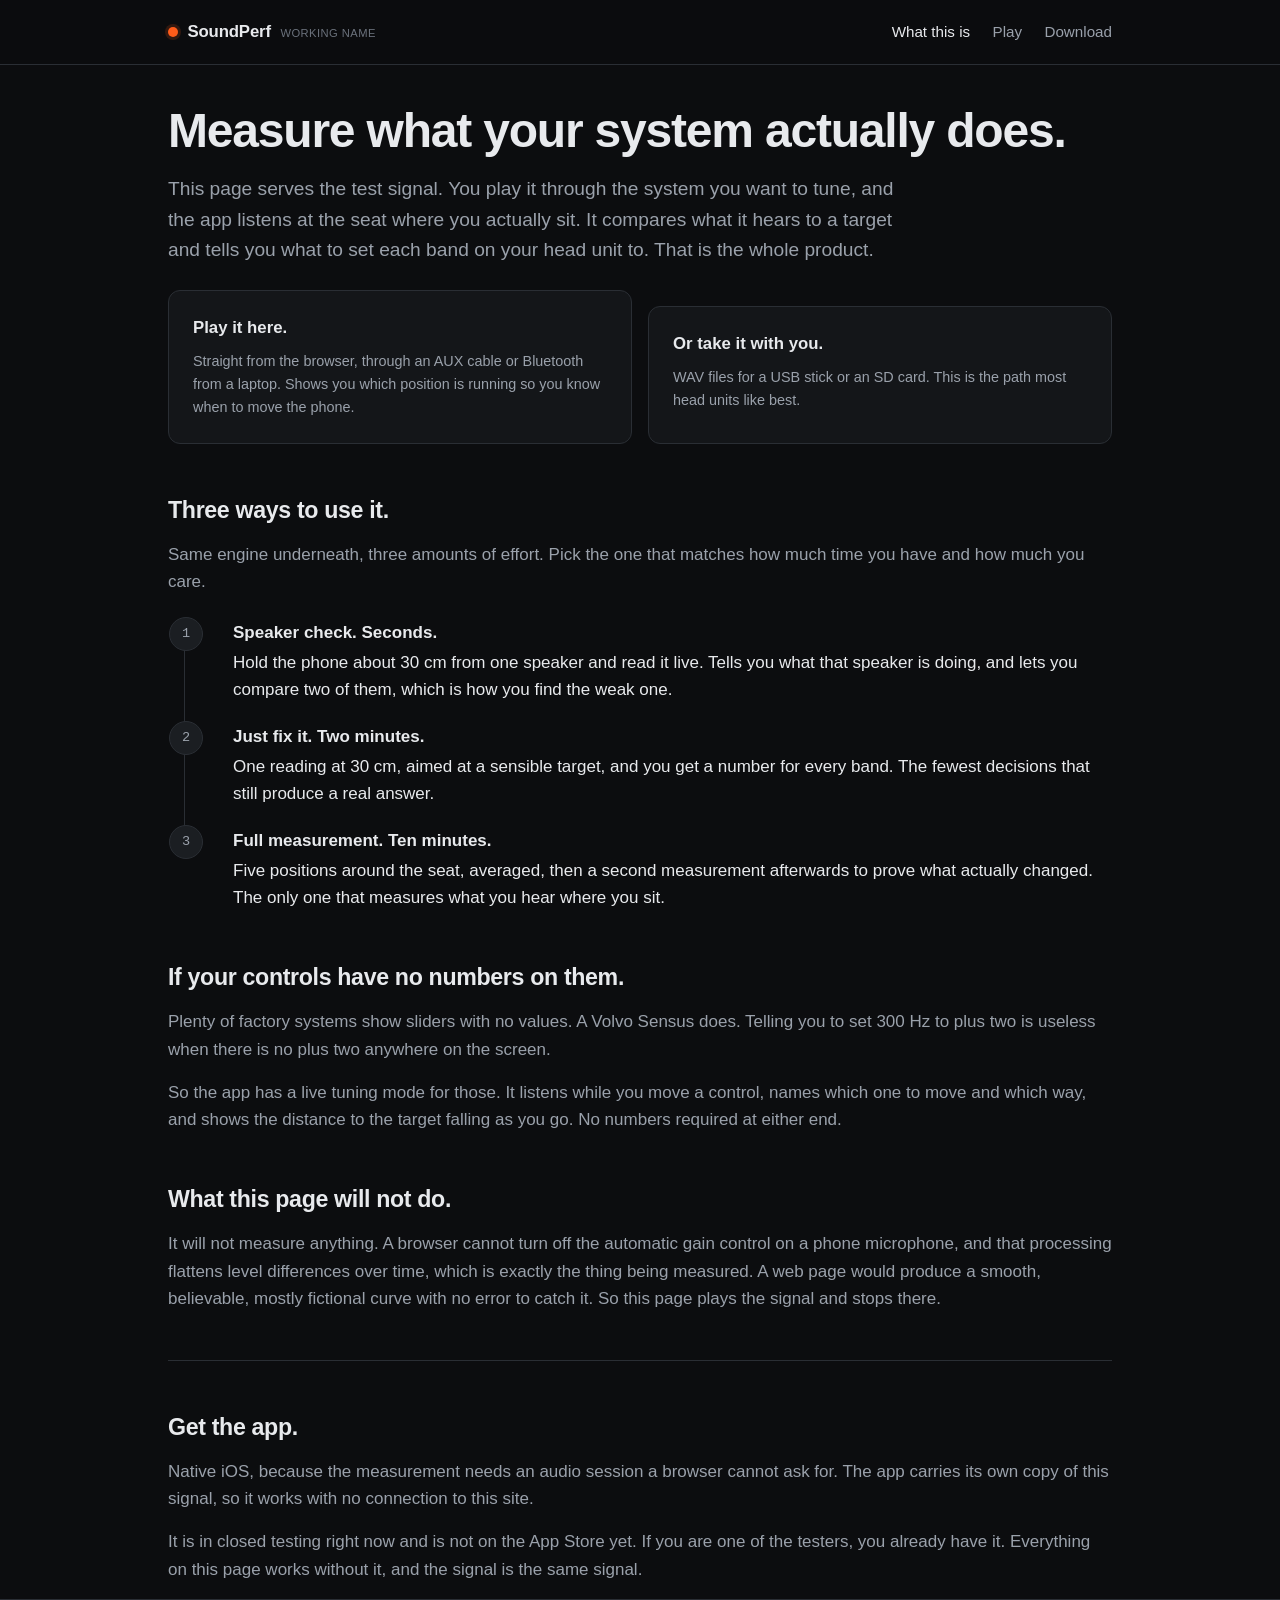
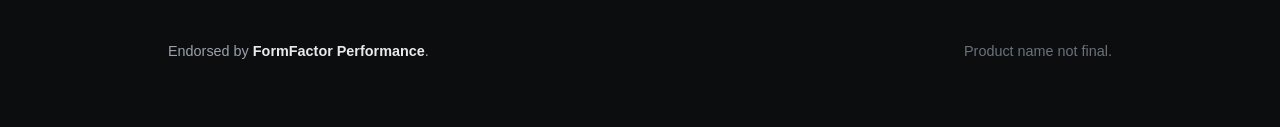
<file: index.html>
<!doctype html>
<html lang="en">
<head>
<meta charset="utf-8">
<meta name="viewport" content="width=device-width, initial-scale=1">
<title>SoundPerf. Test signal for car and room tuning.</title>
<meta name="description" content="The test signal for measuring a sound system at the listening position. Play it in the browser or put it on a USB stick. The app does the measuring.">
<link rel="stylesheet" href="assets/styles.css">
</head>
<body>

<header class="site">
  <div class="wrap">
    <a class="brand" href="index.html"><span class="mark"></span>SoundPerf<span class="provisional">working name</span></a>
    <nav class="site">
      <a href="index.html" class="current">What this is</a>
      <a href="play.html">Play</a>
      <a href="download.html">Download</a>
    </nav>
  </div>
</header>

<main class="wrap">

  <h1>Measure what your system actually does.</h1>
  <p class="lead">
    This page serves the test signal. You play it through the system you want to tune, and the app
    listens at the seat where you actually sit. It compares what it hears to a target and tells you
    what to set each band on your head unit to. That is the whole product.
  </p>

  <div class="grid2">
    <a class="panel" href="play.html" style="color: inherit;">
      <h3 style="margin-top:0">Play it here.</h3>
      <p class="muted small" style="margin:0">
        Straight from the browser, through an AUX cable or Bluetooth from a laptop. Shows you which
        position is running so you know when to move the phone.
      </p>
    </a>
    <a class="panel" href="download.html" style="color: inherit;">
      <h3 style="margin-top:0">Or take it with you.</h3>
      <p class="muted small" style="margin:0">
        WAV files for a USB stick or an SD card. This is the path most head units like best.
      </p>
    </a>
  </div>

  <h2>Three ways to use it.</h2>
  <p class="muted">
    Same engine underneath, three amounts of effort. Pick the one that matches how much time you
    have and how much you care.
  </p>
  <ol class="steps">
    <li>
      <strong>Speaker check. Seconds.</strong>
      Hold the phone about 30 cm from one speaker and read it live. Tells you what that speaker is
      doing, and lets you compare two of them, which is how you find the weak one.
    </li>
    <li>
      <strong>Just fix it. Two minutes.</strong>
      One reading at 30 cm, aimed at a sensible target, and you get a number for every band. The
      fewest decisions that still produce a real answer.
    </li>
    <li>
      <strong>Full measurement. Ten minutes.</strong>
      Five positions around the seat, averaged, then a second measurement afterwards to prove what
      actually changed. The only one that measures what you hear where you sit.
    </li>
  </ol>

  <h2>If your controls have no numbers on them.</h2>
  <p class="muted">
    Plenty of factory systems show sliders with no values. A Volvo Sensus does. Telling you to set
    300 Hz to plus two is useless when there is no plus two anywhere on the screen.
  </p>
  <p class="muted">
    So the app has a live tuning mode for those. It listens while you move a control, names which
    one to move and which way, and shows the distance to the target falling as you go. No numbers
    required at either end.
  </p>

  <h2>What this page will not do.</h2>
  <p class="muted">
    It will not measure anything. A browser cannot turn off the automatic gain control on a phone
    microphone, and that processing flattens level differences over time, which is exactly the thing
    being measured. A web page would produce a smooth, believable, mostly fictional curve with no
    error to catch it. So this page plays the signal and stops there.
  </p>

  <hr class="rule">

  <h2>Get the app.</h2>
  <p class="muted">
    Native iOS, because the measurement needs an audio session a browser cannot ask for. The app
    carries its own copy of this signal, so it works with no connection to this site.
  </p>
  <p class="muted">
    It is in closed testing right now and is not on the App Store yet. If you are one of the
    testers, you already have it. Everything on this page works without it, and the signal is the
    same signal.
  </p>

</main>

<footer class="site">
  <div class="wrap">
    <span class="endorse">Endorsed by <strong>FormFactor Performance</strong>.</span>
    <span>Product name not final.</span>
  </div>
</footer>

</body>
</html>
</file>
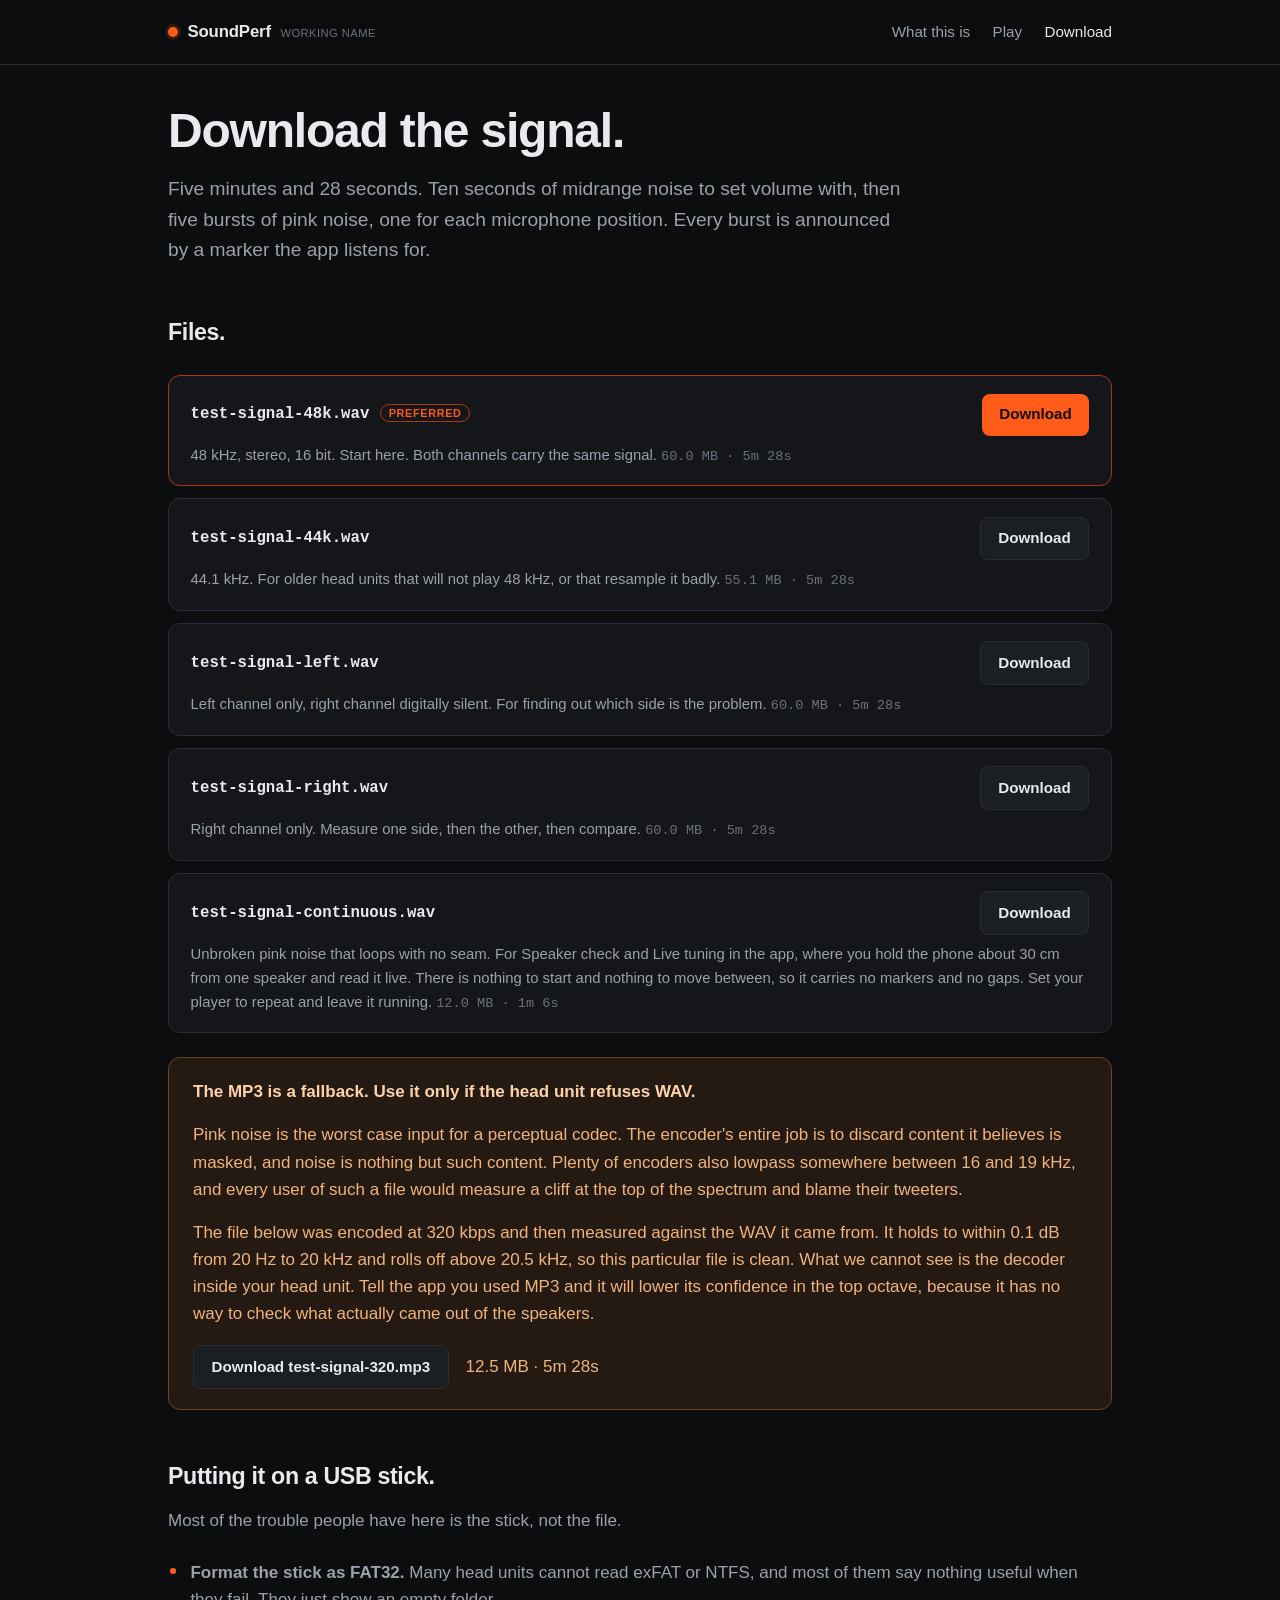
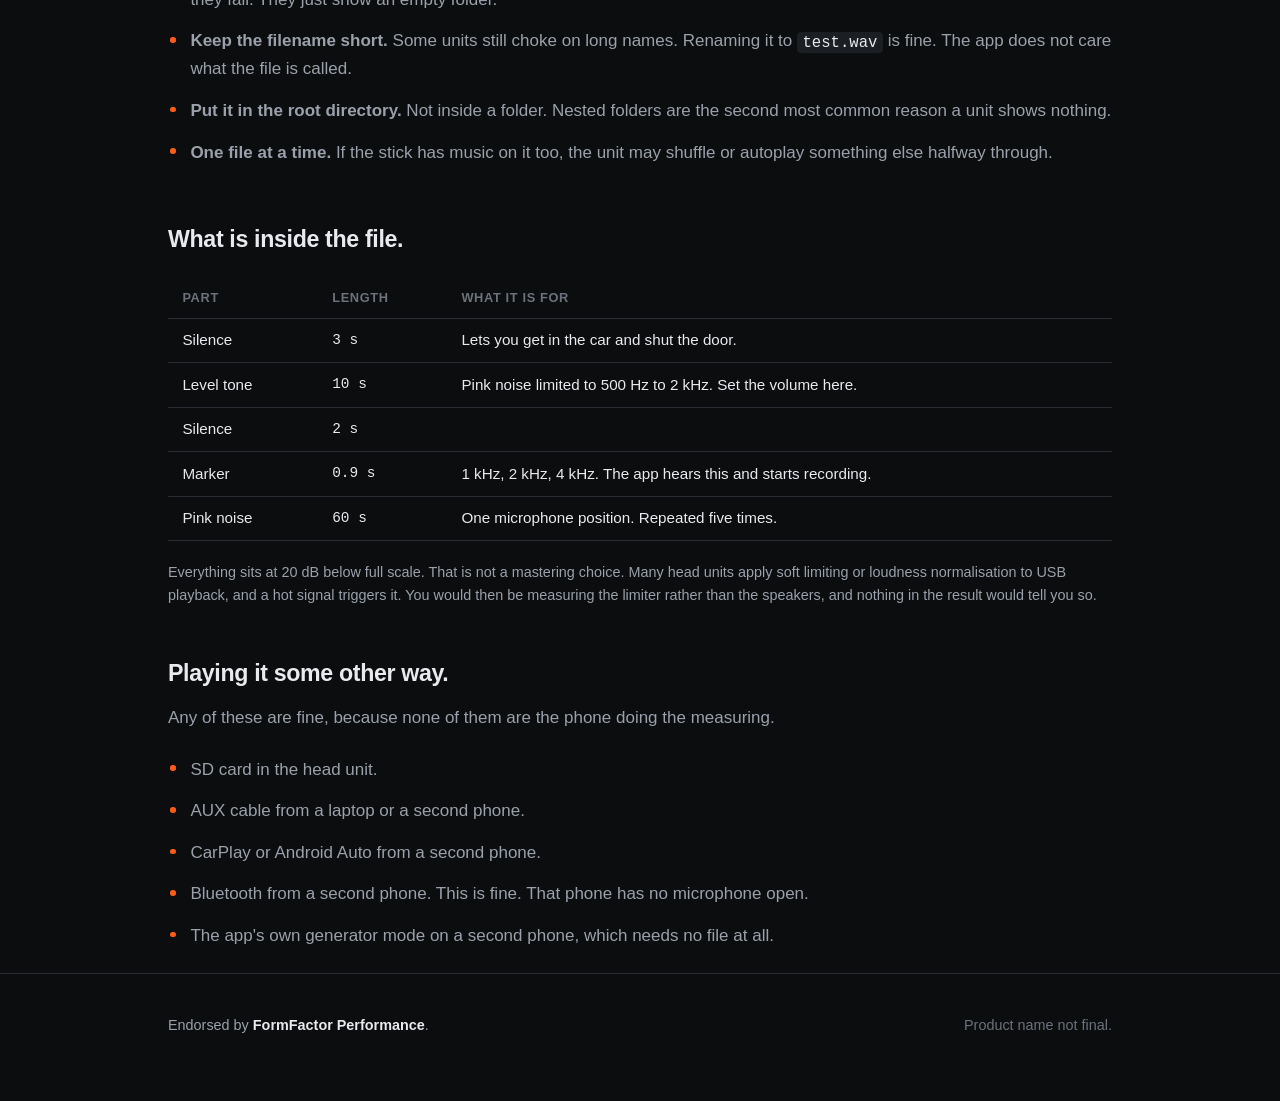
<file: download.html>
<!doctype html>
<html lang="en">
<head>
<meta charset="utf-8">
<meta name="viewport" content="width=device-width, initial-scale=1">
<title>Download the test signal. SoundPerf.</title>
<meta name="description" content="WAV test signal files for a USB stick, an SD card, or any other playback path. With the guidance that stops a head unit refusing them.">
<link rel="stylesheet" href="assets/styles.css">
</head>
<body>

<header class="site">
  <div class="wrap">
    <a class="brand" href="index.html"><span class="mark"></span>SoundPerf<span class="provisional">working name</span></a>
    <nav class="site">
      <a href="index.html">What this is</a>
      <a href="play.html">Play</a>
      <a href="download.html" class="current">Download</a>
    </nav>
  </div>
</header>

<main class="wrap">

  <h1>Download the signal.</h1>
  <p class="lead">
    Five minutes and 28 seconds. Ten seconds of midrange noise to set volume with, then five bursts of
    pink noise, one for each microphone position. Every burst is announced by a marker the app listens for.
  </p>

  <h2>Files.</h2>
  <div class="files" id="files">

    <div class="file preferred" data-file="test-signal-48k.wav">
      <span class="name">test-signal-48k.wav</span>
      <a class="btn" href="https://github.com/ItsLimitlezz/soundperf-site/releases/download/signals-v1/test-signal-48k.wav" download>Download</a>
      <span class="why">
        48 kHz, stereo, 16 bit. Start here. Both channels carry the same signal.
        <span class="meta" data-meta></span>
      </span>
    </div>

    <div class="file" data-file="test-signal-44k.wav">
      <span class="name">test-signal-44k.wav</span>
      <a class="btn secondary" href="https://github.com/ItsLimitlezz/soundperf-site/releases/download/signals-v1/test-signal-44k.wav" download>Download</a>
      <span class="why">
        44.1 kHz. For older head units that will not play 48 kHz, or that resample it badly.
        <span class="meta" data-meta></span>
      </span>
    </div>

    <div class="file" data-file="test-signal-left.wav">
      <span class="name">test-signal-left.wav</span>
      <a class="btn secondary" href="https://github.com/ItsLimitlezz/soundperf-site/releases/download/signals-v1/test-signal-left.wav" download>Download</a>
      <span class="why">
        Left channel only, right channel digitally silent. For finding out which side is the problem.
        <span class="meta" data-meta></span>
      </span>
    </div>

    <div class="file" data-file="test-signal-right.wav">
      <span class="name">test-signal-right.wav</span>
      <a class="btn secondary" href="https://github.com/ItsLimitlezz/soundperf-site/releases/download/signals-v1/test-signal-right.wav" download>Download</a>
      <span class="why">
        Right channel only. Measure one side, then the other, then compare.
        <span class="meta" data-meta></span>
      </span>
    </div>

    <div class="file" data-file="test-signal-continuous.wav">
      <span class="name">test-signal-continuous.wav</span>
      <a class="btn secondary" href="https://github.com/ItsLimitlezz/soundperf-site/releases/download/signals-v1/test-signal-continuous.wav" download>Download</a>
      <span class="why">
        Unbroken pink noise that loops with no seam. For Speaker check and Live tuning in the app,
        where you hold the phone about 30 cm from one speaker and read it live. There is nothing to start and nothing to move between,
        so it carries no markers and no gaps. Set your player to repeat and leave it running.
        <span class="meta" data-meta></span>
      </span>
    </div>

  </div>

  <div class="warn">
    <p><strong>The MP3 is a fallback. Use it only if the head unit refuses WAV.</strong></p>
    <p>
      Pink noise is the worst case input for a perceptual codec. The encoder's entire job is to discard
      content it believes is masked, and noise is nothing but such content. Plenty of encoders also
      lowpass somewhere between 16 and 19 kHz, and every user of such a file would measure a cliff at
      the top of the spectrum and blame their tweeters.
    </p>
    <p>
      The file below was encoded at 320 kbps and then measured against the WAV it came from. It holds
      to within 0.1 dB from 20 Hz to 20 kHz and rolls off above 20.5 kHz, so this particular file is
      clean. What we cannot see is the decoder inside your head unit. Tell the app you used MP3 and it
      will lower its confidence in the top octave, because it has no way to check what actually came
      out of the speakers.
    </p>
    <p style="margin-top:1.1rem">
      <a class="btn secondary" href="https://github.com/ItsLimitlezz/soundperf-site/releases/download/signals-v1/test-signal-320.mp3" download>Download test-signal-320.mp3</a>
      <span class="meta" data-file="test-signal-320.mp3" data-meta style="margin-left:0.75rem"></span>
    </p>
  </div>

  <h2>Putting it on a USB stick.</h2>
  <p class="muted">
    Most of the trouble people have here is the stick, not the file.
  </p>
  <ul class="plain">
    <li><strong>Format the stick as FAT32.</strong> Many head units cannot read exFAT or NTFS, and most
      of them say nothing useful when they fail. They just show an empty folder.</li>
    <li><strong>Keep the filename short.</strong> Some units still choke on long names. Renaming it to
      <code>test.wav</code> is fine. The app does not care what the file is called.</li>
    <li><strong>Put it in the root directory.</strong> Not inside a folder. Nested folders are the second
      most common reason a unit shows nothing.</li>
    <li><strong>One file at a time.</strong> If the stick has music on it too, the unit may shuffle or
      autoplay something else halfway through.</li>
  </ul>

  <h2>What is inside the file.</h2>
  <table class="spec">
    <tr><th>Part</th><th>Length</th><th>What it is for</th></tr>
    <tr><td>Silence</td><td class="mono">3 s</td><td>Lets you get in the car and shut the door.</td></tr>
    <tr><td>Level tone</td><td class="mono">10 s</td><td>Pink noise limited to 500 Hz to 2 kHz. Set the volume here.</td></tr>
    <tr><td>Silence</td><td class="mono">2 s</td><td></td></tr>
    <tr><td>Marker</td><td class="mono">0.9 s</td><td>1 kHz, 2 kHz, 4 kHz. The app hears this and starts recording.</td></tr>
    <tr><td>Pink noise</td><td class="mono">60 s</td><td>One microphone position. Repeated five times.</td></tr>
  </table>
  <p class="muted small">
    Everything sits at 20 dB below full scale. That is not a mastering choice. Many head units apply
    soft limiting or loudness normalisation to USB playback, and a hot signal triggers it. You would then
    be measuring the limiter rather than the speakers, and nothing in the result would tell you so.
  </p>

  <h2>Playing it some other way.</h2>
  <p class="muted">
    Any of these are fine, because none of them are the phone doing the measuring.
  </p>
  <ul class="plain">
    <li>SD card in the head unit.</li>
    <li>AUX cable from a laptop or a second phone.</li>
    <li>CarPlay or Android Auto from a second phone.</li>
    <li>Bluetooth from a second phone. This is fine. That phone has no microphone open.</li>
    <li>The app's own generator mode on a second phone, which needs no file at all.</li>
  </ul>

</main>

<footer class="site">
  <div class="wrap">
    <span class="endorse">Endorsed by <strong>FormFactor Performance</strong>.</span>
    <span>Product name not final.</span>
  </div>
</footer>

<script src="assets/download.js"></script>
</body>
</html>
</file>
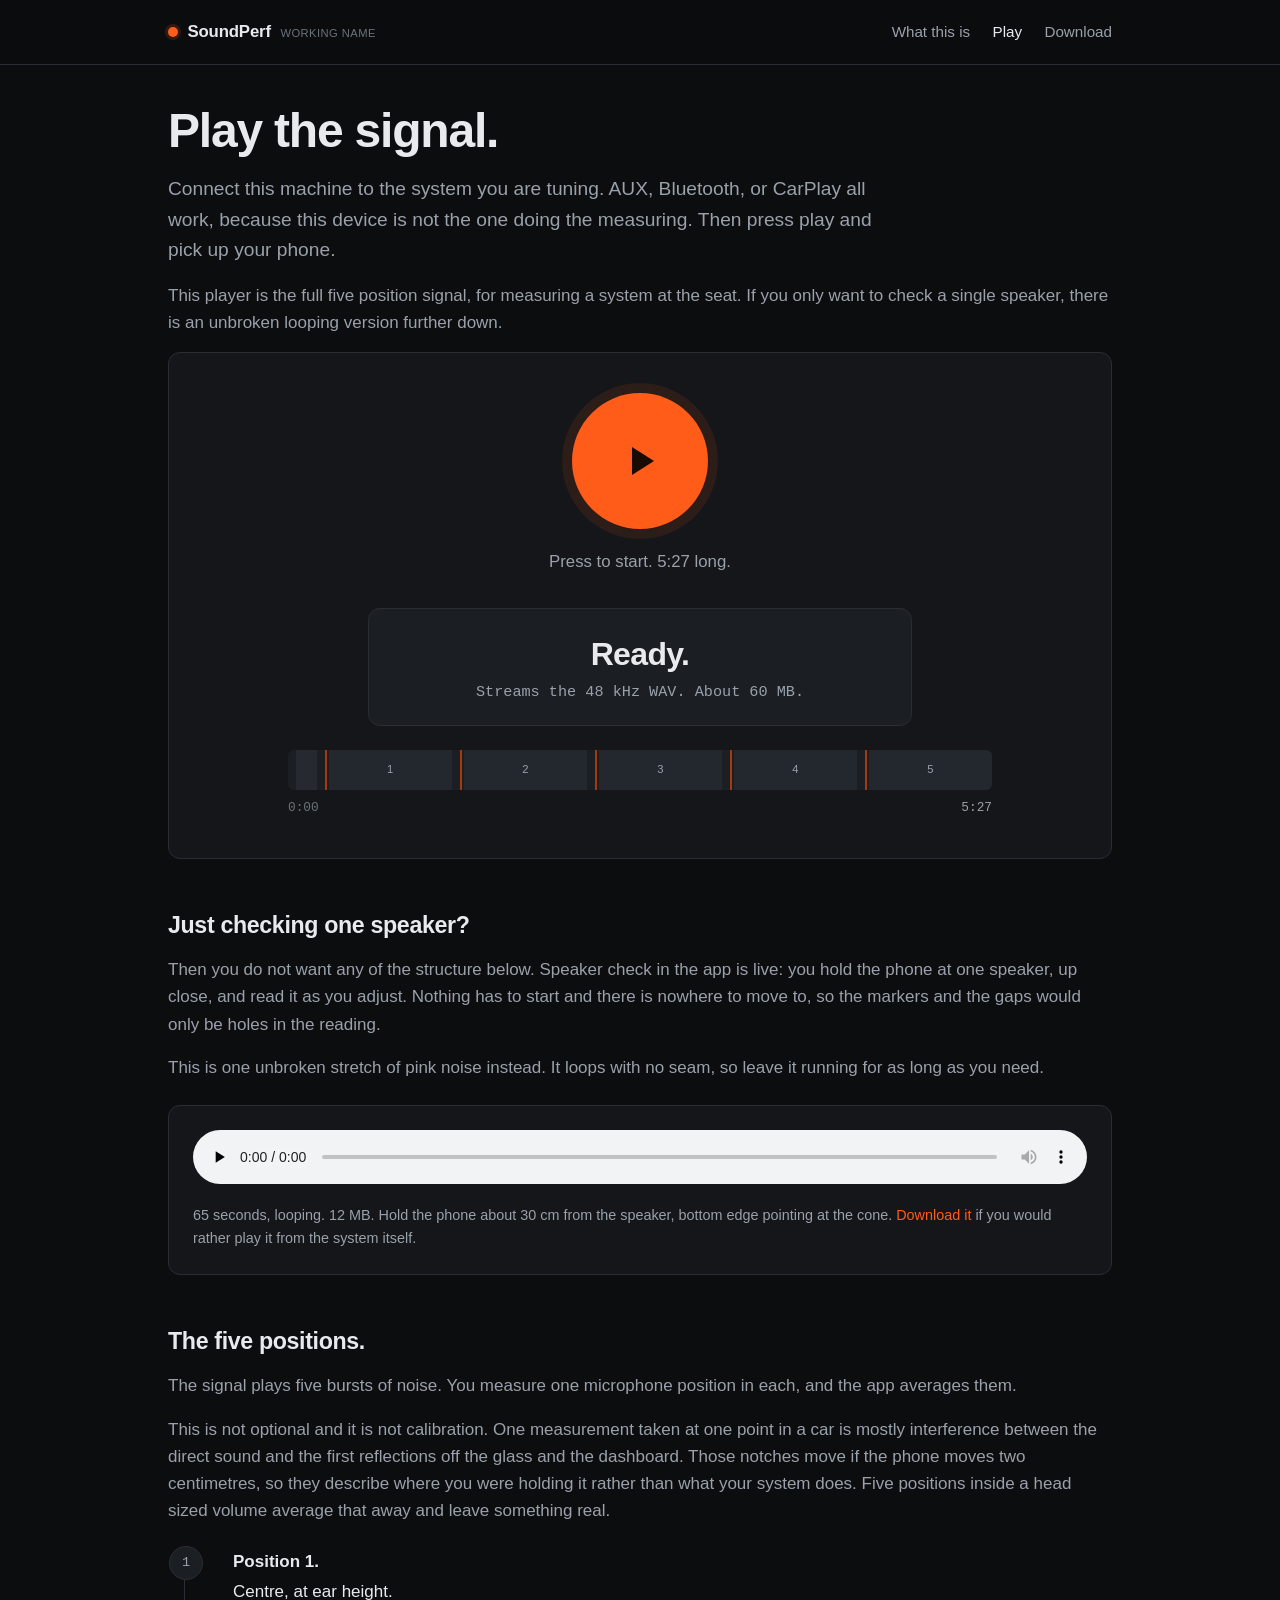
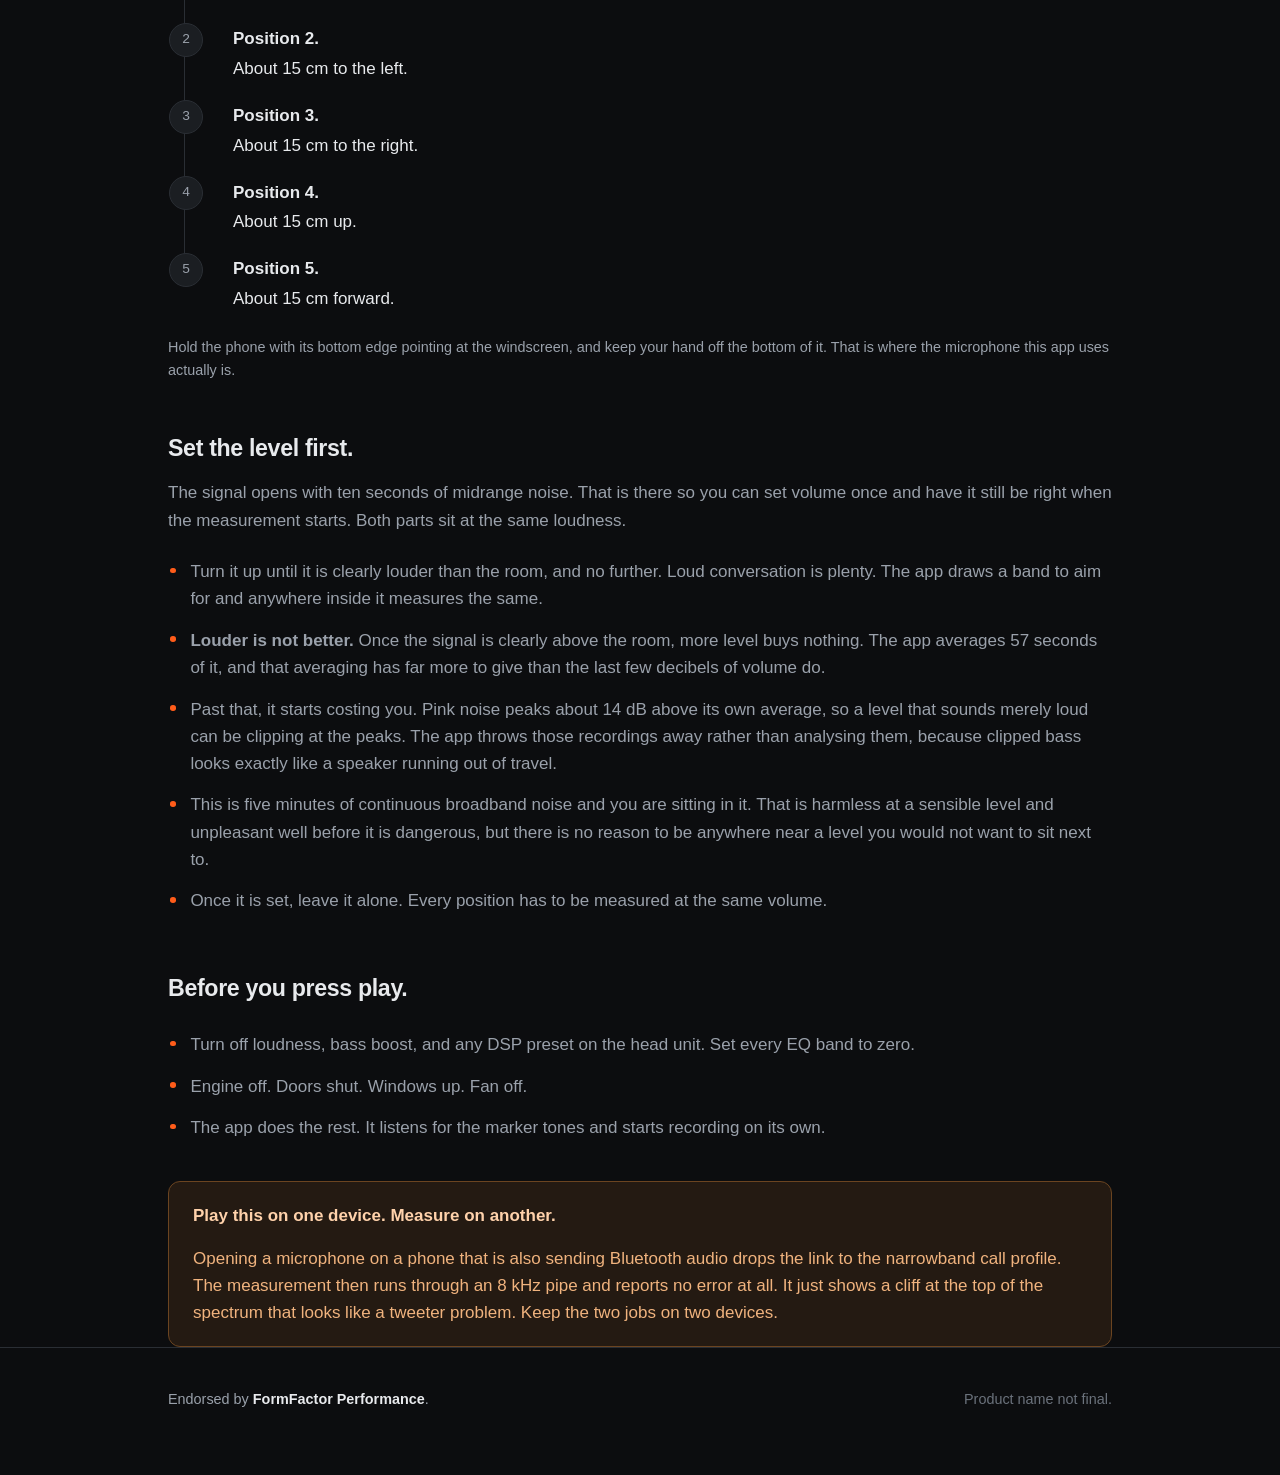
<file: play.html>
<!doctype html>
<html lang="en">
<head>
<meta charset="utf-8">
<meta name="viewport" content="width=device-width, initial-scale=1">
<title>Play the test signal. SoundPerf.</title>
<meta name="description" content="Play the test signal in the browser. Shows which of the five positions is running.">
<link rel="stylesheet" href="assets/styles.css">
</head>
<body>

<header class="site">
  <div class="wrap">
    <a class="brand" href="index.html"><span class="mark"></span>SoundPerf<span class="provisional">working name</span></a>
    <nav class="site">
      <a href="index.html">What this is</a>
      <a href="play.html" class="current">Play</a>
      <a href="download.html">Download</a>
    </nav>
  </div>
</header>

<main class="wrap">

  <h1>Play the signal.</h1>
  <p class="lead">
    Connect this machine to the system you are tuning. AUX, Bluetooth, or CarPlay all work, because
    this device is not the one doing the measuring. Then press play and pick up your phone.
  </p>
  <p class="muted">
    This player is the full five position signal, for measuring a system at the seat. If you only
    want to check a single speaker, there is an unbroken looping version further down.
  </p>

  <div class="panel player">
    <button class="play-btn" id="toggle" aria-label="Play the test signal">
      <svg id="icon" viewBox="0 0 24 24" aria-hidden="true"><path d="M8 5v14l11-7z"/></svg>
    </button>
    <div class="play-label" id="label">Press to start. Five minutes and 28 seconds.</div>

    <div class="now">
      <div class="phase" id="phase">Ready.</div>
      <div class="detail" id="detail">Streams the 48 kHz WAV. About 60 MB.</div>
    </div>

    <div class="track" id="track" aria-hidden="true"></div>
    <div class="timebar"><span id="elapsed">0:00</span><span id="remaining" class="muted">5:28</span></div>

    <audio id="audio" preload="none" src="https://github.com/ItsLimitlezz/soundperf-site/releases/download/signals-v1/test-signal-48k.wav"></audio>
  </div>

  <h2>Just checking one speaker?</h2>
  <p class="muted">
    Then you do not want any of the structure below. Speaker check in the app is live: you hold the
    phone at one speaker, up close, and read it as you adjust. Nothing has to start and there is
    nowhere to move to, so the markers and the gaps would only be holes in the reading.
  </p>
  <p class="muted">
    This is one unbroken stretch of pink noise instead. It loops with no seam, so leave it running
    for as long as you need.
  </p>
  <div class="panel" style="margin: 1.5rem 0;">
    <audio id="loop" controls loop preload="none" style="width: 100%;"
           src="https://github.com/ItsLimitlezz/soundperf-site/releases/download/signals-v1/test-signal-continuous.wav"></audio>
    <p class="small muted" style="margin: 0.75rem 0 0;">
      65 seconds, looping. 12 MB. Hold the phone about 30 cm from the speaker, bottom edge
      pointing at the cone.
      <a href="https://github.com/ItsLimitlezz/soundperf-site/releases/download/signals-v1/test-signal-continuous.wav" download>Download it</a>
      if you would rather play it from the system itself.
    </p>
  </div>

  <h2>The five positions.</h2>
  <p class="muted">
    The signal plays five bursts of noise. You measure one microphone position in each, and the app
    averages them.
  </p>
  <p class="muted">
    This is not optional and it is not calibration. One measurement taken at one point in a car is
    mostly interference between the direct sound and the first reflections off the glass and the
    dashboard. Those notches move if the phone moves two centimetres, so they describe where you
    were holding it rather than what your system does. Five positions inside a head sized volume
    average that away and leave something real.
  </p>
  <ol class="steps" id="positions">
    <li id="positions-fallback">
      <strong>Five positions.</strong>
      Start at the centre of the headrest at ear height, then move roughly 15 cm left, right, up,
      and forward. The app tells you which is which as you go.
    </li>
  </ol>
  <p class="muted small">
    Hold the phone with its bottom edge pointing at the windscreen, and keep your hand off the
    bottom of it. That is where the microphone this app uses actually is.
  </p>

  <h2>Set the level first.</h2>
  <p class="muted">
    The signal opens with ten seconds of midrange noise. That is there so you can set volume once and
    have it still be right when the measurement starts. Both parts sit at the same loudness.
  </p>
  <ul class="plain">
    <li>Turn it up until it is clearly louder than the room, and no further. Loud conversation is
      plenty. The app draws a band to aim for and anywhere inside it measures the same.</li>
    <li><strong>Louder is not better.</strong> Once the signal is clearly above the room, more level
      buys nothing. The app averages 57 seconds of it, and that averaging has far more to give than
      the last few decibels of volume do.</li>
    <li>Past that, it starts costing you. Pink noise peaks about 14 dB above its own average, so a
      level that sounds merely loud can be clipping at the peaks. The app throws those recordings
      away rather than analysing them, because clipped bass looks exactly like a speaker running out
      of travel.</li>
    <li>This is five minutes of continuous broadband noise and you are sitting in it. That is
      harmless at a sensible level and unpleasant well before it is dangerous, but there is no
      reason to be anywhere near a level you would not want to sit next to.</li>
    <li>Once it is set, leave it alone. Every position has to be measured at the same volume.</li>
  </ul>

  <h2>Before you press play.</h2>
  <ul class="plain">
    <li>Turn off loudness, bass boost, and any DSP preset on the head unit. Set every EQ band to zero.</li>
    <li>Engine off. Doors shut. Windows up. Fan off.</li>
    <li>The app does the rest. It listens for the marker tones and starts recording on its own.</li>
  </ul>

  <div class="warn" style="margin-top:2rem">
    <p><strong>Play this on one device. Measure on another.</strong></p>
    <p>
      Opening a microphone on a phone that is also sending Bluetooth audio drops the link to the narrowband
      call profile. The measurement then runs through an 8 kHz pipe and reports no error at all. It just
      shows a cliff at the top of the spectrum that looks like a tweeter problem. Keep the two jobs on two devices.
    </p>
  </div>

</main>

<footer class="site">
  <div class="wrap">
    <span class="endorse">Endorsed by <strong>FormFactor Performance</strong>.</span>
    <span>Product name not final.</span>
  </div>
</footer>

<script src="assets/play.js"></script>
</body>
</html>
</file>
<file: assets/styles.css>
/* SoundPerf. Static site, no build step, no framework. */

:root {
  --bg:        #0c0d0f;
  --surface:   #141619;
  --surface-2: #1b1e22;
  --line:      #2a2e34;
  --text:      #e8eaed;
  --muted:     #9aa1ab;
  --dim:       #6b727c;
  --accent:    #ff5c1a;
  --accent-dim:#a63a0f;
  --warn-bg:   #241a12;
  --warn-line: #6b4420;
  --warn-text: #f0b37e;
  --mono: ui-monospace, "SF Mono", SFMono-Regular, Menlo, Consolas, monospace;
  --sans: -apple-system, BlinkMacSystemFont, "Segoe UI", Inter, Helvetica, Arial, sans-serif;
  --max: 62rem;
}

* { box-sizing: border-box; }

html { -webkit-text-size-adjust: 100%; }

body {
  margin: 0;
  background: var(--bg);
  color: var(--text);
  font-family: var(--sans);
  font-size: 17px;
  line-height: 1.6;
  -webkit-font-smoothing: antialiased;
}

a { color: var(--accent); text-decoration: none; }
a:hover { text-decoration: underline; }

.wrap { max-width: var(--max); margin: 0 auto; padding: 0 1.5rem; }

/* Header */

header.site {
  border-bottom: 1px solid var(--line);
  background: rgba(12, 13, 15, 0.9);
  backdrop-filter: saturate(140%) blur(8px);
  position: sticky;
  top: 0;
  z-index: 10;
}
header.site .wrap {
  display: flex;
  align-items: center;
  justify-content: space-between;
  gap: 1rem;
  min-height: 4rem;
  flex-wrap: wrap;
}
.brand {
  display: flex;
  align-items: baseline;
  gap: 0.6rem;
  font-weight: 650;
  letter-spacing: -0.01em;
  color: var(--text);
  font-size: 1.05rem;
}
.brand:hover { text-decoration: none; }
.brand .mark {
  display: inline-block;
  width: 0.62rem;
  height: 0.62rem;
  border-radius: 50%;
  background: var(--accent);
  box-shadow: 0 0 0 3px rgba(255, 92, 26, 0.16);
}
.brand .provisional {
  font-size: 0.7rem;
  font-weight: 500;
  color: var(--dim);
  letter-spacing: 0.04em;
  text-transform: uppercase;
}
nav.site { display: flex; gap: 1.4rem; font-size: 0.95rem; }
nav.site a { color: var(--muted); }
nav.site a.current { color: var(--text); }

/* Type */

h1 {
  font-size: clamp(2rem, 5vw, 3rem);
  line-height: 1.1;
  letter-spacing: -0.025em;
  margin: 2.5rem 0 1rem;
  font-weight: 680;
}
h2 {
  font-size: 1.45rem;
  letter-spacing: -0.015em;
  margin: 3rem 0 0.75rem;
  font-weight: 640;
}
h3 { font-size: 1.05rem; margin: 2rem 0 0.5rem; font-weight: 620; }
p { margin: 0 0 1rem; }
.lead { font-size: 1.2rem; color: var(--muted); max-width: 46rem; }
.muted { color: var(--muted); }
.small { font-size: 0.9rem; }
code, .mono { font-family: var(--mono); font-size: 0.92em; }
code { background: var(--surface-2); padding: 0.1em 0.35em; border-radius: 4px; color: var(--text); }

main { padding-bottom: 5rem; }

hr.rule { border: 0; border-top: 1px solid var(--line); margin: 3rem 0; }

/* Cards and panels */

.panel {
  background: var(--surface);
  border: 1px solid var(--line);
  border-radius: 12px;
  padding: 1.5rem;
}
.panel + .panel { margin-top: 1rem; }

.warn {
  background: var(--warn-bg);
  border: 1px solid var(--warn-line);
  border-radius: 12px;
  padding: 1.25rem 1.5rem;
  color: var(--warn-text);
}
.warn strong { color: #ffd2ab; }
.warn p:last-child { margin-bottom: 0; }

/* Downloads */

.files { display: grid; gap: 0.75rem; margin: 1.5rem 0; }
.file {
  display: grid;
  grid-template-columns: 1fr auto;
  gap: 0.5rem 1.5rem;
  align-items: center;
  background: var(--surface);
  border: 1px solid var(--line);
  border-radius: 12px;
  padding: 1.1rem 1.35rem;
}
.file .name { font-family: var(--mono); font-size: 0.98rem; font-weight: 600; }
.file .why { grid-column: 1 / -1; color: var(--muted); font-size: 0.93rem; }
.file .meta { color: var(--dim); font-size: 0.85rem; font-family: var(--mono); white-space: nowrap; }
.file.preferred { border-color: var(--accent-dim); }
.file.preferred .name::after {
  content: "preferred";
  margin-left: 0.7rem;
  font-family: var(--sans);
  font-size: 0.68rem;
  letter-spacing: 0.06em;
  text-transform: uppercase;
  color: var(--accent);
  border: 1px solid var(--accent-dim);
  border-radius: 999px;
  padding: 0.1rem 0.45rem;
  vertical-align: 0.1em;
}
.btn {
  display: inline-block;
  background: var(--accent);
  color: #14090400;
  color: #180b04;
  font-weight: 650;
  padding: 0.55rem 1.1rem;
  border-radius: 8px;
  font-size: 0.95rem;
  border: 0;
  cursor: pointer;
}
.btn:hover { text-decoration: none; filter: brightness(1.08); }
.btn.secondary { background: var(--surface-2); color: var(--text); border: 1px solid var(--line); }

/* Player */

.player { text-align: center; padding: 2.5rem 1.5rem; }
.play-btn {
  width: 8.5rem;
  height: 8.5rem;
  border-radius: 50%;
  background: var(--accent);
  border: 0;
  cursor: pointer;
  display: inline-flex;
  align-items: center;
  justify-content: center;
  transition: transform 0.12s ease, filter 0.12s ease;
  box-shadow: 0 0 0 10px rgba(255, 92, 26, 0.10);
}
.play-btn:hover { filter: brightness(1.08); }
.play-btn:active { transform: scale(0.97); }
.play-btn svg { width: 3rem; height: 3rem; fill: #180b04; }
.play-label {
  margin-top: 1.25rem;
  font-size: 1.05rem;
  color: var(--muted);
}

.now {
  margin: 2rem auto 0;
  max-width: 34rem;
  background: var(--surface-2);
  border: 1px solid var(--line);
  border-radius: 12px;
  padding: 1.25rem;
}
.now .phase {
  font-size: 2rem;
  font-weight: 660;
  letter-spacing: -0.02em;
  min-height: 2.4rem;
}
.now .phase.noise { color: var(--accent); }
.now .detail { color: var(--muted); font-size: 0.95rem; font-family: var(--mono); }

.track {
  display: flex;
  gap: 2px;
  height: 2.5rem;
  margin: 1.5rem auto 0;
  max-width: 44rem;
  border-radius: 6px;
  overflow: hidden;
  background: var(--surface-2);
}
.track .seg {
  position: relative;
  background: var(--surface-2);
  display: flex;
  align-items: center;
  justify-content: center;
  font-size: 0.7rem;
  color: var(--dim);
  overflow: hidden;
  white-space: nowrap;
}
.track .seg.noise { background: #23282e; color: var(--muted); }
.track .seg.levelTone { background: #262a30; color: var(--muted); }
.track .seg.marker { background: var(--accent-dim); }
.track .seg.active { background: var(--accent); color: #180b04; font-weight: 650; }
.track .seg.done { opacity: 0.45; }

.timebar { max-width: 44rem; margin: 0.5rem auto 0; display: flex; justify-content: space-between; color: var(--dim); font-family: var(--mono); font-size: 0.8rem; }

/* Steps */

ol.steps { counter-reset: step; list-style: none; padding: 0; margin: 1.5rem 0; }
ol.steps li {
  counter-increment: step;
  position: relative;
  padding: 0 0 1.25rem 3rem;
  border-left: 1px solid var(--line);
  margin-left: 1rem;
}
ol.steps li:last-child { border-left-color: transparent; padding-bottom: 0; }
ol.steps li::before {
  content: counter(step);
  position: absolute;
  left: -1rem;
  top: -0.15rem;
  width: 2rem;
  height: 2rem;
  border-radius: 50%;
  background: var(--surface-2);
  border: 1px solid var(--line);
  color: var(--muted);
  display: flex;
  align-items: center;
  justify-content: center;
  font-size: 0.85rem;
  font-family: var(--mono);
}
ol.steps li strong { display: block; margin-bottom: 0.15rem; }

ul.plain { list-style: none; padding: 0; }
ul.plain li { padding: 0.45rem 0 0.45rem 1.4rem; position: relative; color: var(--muted); }
ul.plain li::before {
  content: "";
  position: absolute;
  left: 0.15rem;
  top: 1.05rem;
  width: 0.35rem;
  height: 0.35rem;
  border-radius: 50%;
  background: var(--accent);
}

table.spec { width: 100%; border-collapse: collapse; margin: 1.25rem 0; font-size: 0.95rem; }
table.spec th, table.spec td { text-align: left; padding: 0.6rem 0.9rem; border-bottom: 1px solid var(--line); }
table.spec th { color: var(--dim); font-weight: 600; font-size: 0.8rem; text-transform: uppercase; letter-spacing: 0.05em; }
table.spec td.mono { font-family: var(--mono); font-size: 0.9rem; }

.grid2 { display: grid; grid-template-columns: repeat(auto-fit, minmax(17rem, 1fr)); gap: 1rem; margin: 1.5rem 0; }

footer.site {
  border-top: 1px solid var(--line);
  padding: 2.5rem 0 4rem;
  color: var(--dim);
  font-size: 0.9rem;
}
footer.site .wrap { display: flex; justify-content: space-between; gap: 1rem; flex-wrap: wrap; }

.endorse { color: var(--muted); }
.endorse strong { color: var(--text); font-weight: 620; }

@media (max-width: 40rem) {
  body { font-size: 16px; }
  .track { height: 2rem; }
  .track .seg { font-size: 0; }
  .play-btn { width: 7rem; height: 7rem; }
}
</file>
